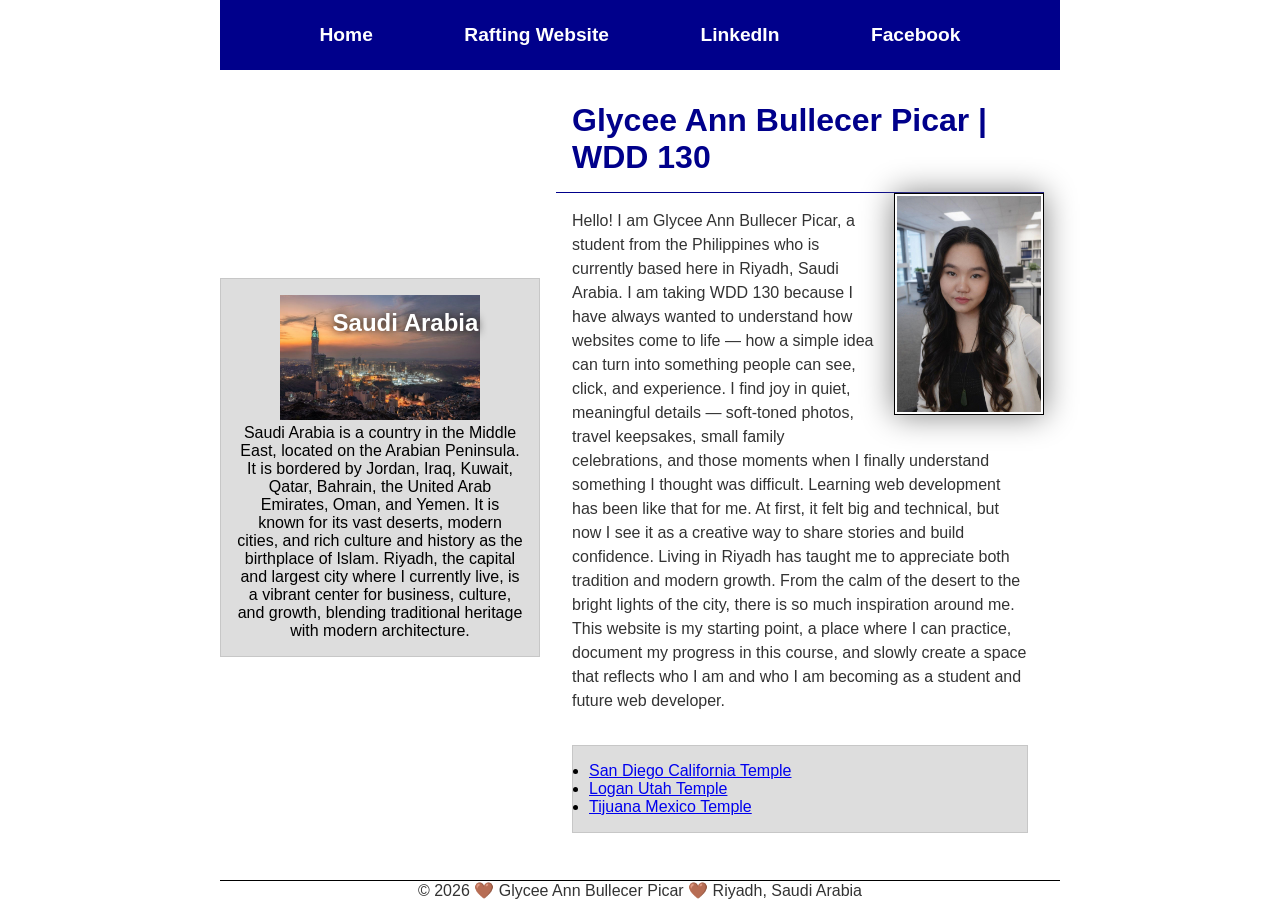
<file: index.html>
<!DOCTYPE html>
<html lang="en">

<head>
    <meta charset="UTF-8">
    <meta name="viewport" content="width=device-width, initial-scale=1.0">
    <title>Glycee Ann Bullecer Picar | WDD 130</title>
    <meta name="description"
      content="Glycee Ann Bullecer Picar | WDD 130 | BYU-Idaho student in Riyadh learning web development.">
    <meta name="author" content="Glycee Ann Bullecer Picar">
    <link rel="stylesheet" href="styles/styles.css">
</head>

<body>
    <header>
        <nav>
            <a href="#">Home</a>
            <a href="wwr/">Rafting Website</a>
            <a href="https://linkedin.com">LinkedIn</a>
            <a href="https://facebook.com">Facebook</a>
        </nav>
    </header>
    <div class="grid">
        <main>
            <h1>Glycee Ann Bullecer Picar | WDD 130</h1>
            <img src="images/profile.jpg" alt="Portrait of Glycee Ann Bullecer Picar" width="200">
            <p>Hello! I am Glycee Ann Bullecer Picar, a student from the Philippines who is
                currently
                based here
                in Riyadh, Saudi Arabia. I am taking WDD 130 because I have always wanted to
                understand
                how
                websites come to life — how a simple idea can turn into something people can see,
                click,
                and
                experience.

                I find joy in quiet, meaningful details — soft-toned photos, travel keepsakes, small
                family
                celebrations, and those moments when I finally understand something I thought was
                difficult.
                Learning web development has been like that for me. At first, it felt big and
                technical,
                but now
                I see it as a creative way to share stories and build confidence.

                Living in Riyadh has taught me to appreciate both tradition and modern growth. From
                the
                calm of
                the desert to the bright lights of the city, there is so much inspiration around me.
                This
                website is my starting point, a place where I can practice, document my progress in
                this
                course,
                and slowly create a space that reflects who I am and who I am becoming as a student
                and
                future
                web developer.</p>

            <ul class="box">
                <li><a href="https://www.churchofjesuschrist.org/temples/details/san-diego-california-temple"
                      target="_blank" rel="noopener">San Diego California Temple</a></li>
                <li><a href="https://www.churchofjesuschrist.org/temples/details/logan-utah-temple"
                      target="_blank" rel="noopener">Logan Utah Temple</a></li>
                <li><a href="https://www.churchofjesuschrist.org/temples/details/tijuana-mexico-temple"
                      target="_blank" rel="noopener">Tijuana Mexico Temple</a></li>
            </ul>
        </main>
        <aside class="box">
            <h2>Saudi Arabia</h2>
            <img src="images/saudi_arabia.jpg" alt="Saudi Arabia landscape">
            <p>Saudi Arabia is a country in the Middle East, located on the Arabian Peninsula. It is
                bordered by Jordan, Iraq, Kuwait, Qatar, Bahrain, the United Arab Emirates, Oman,
                and
                Yemen. It is known for its vast deserts, modern cities, and rich culture and history
                as
                the birthplace of Islam. Riyadh, the capital and largest city where I currently
                live, is
                a vibrant center for business, culture, and growth, blending traditional heritage
                with
                modern architecture.</p>
        </aside>
    </div>
    <footer>
        <p>© 2026 🤎 Glycee Ann Bullecer Picar 🤎 Riyadh, Saudi Arabia</p>
    </footer>
</body>

</html>
</file>
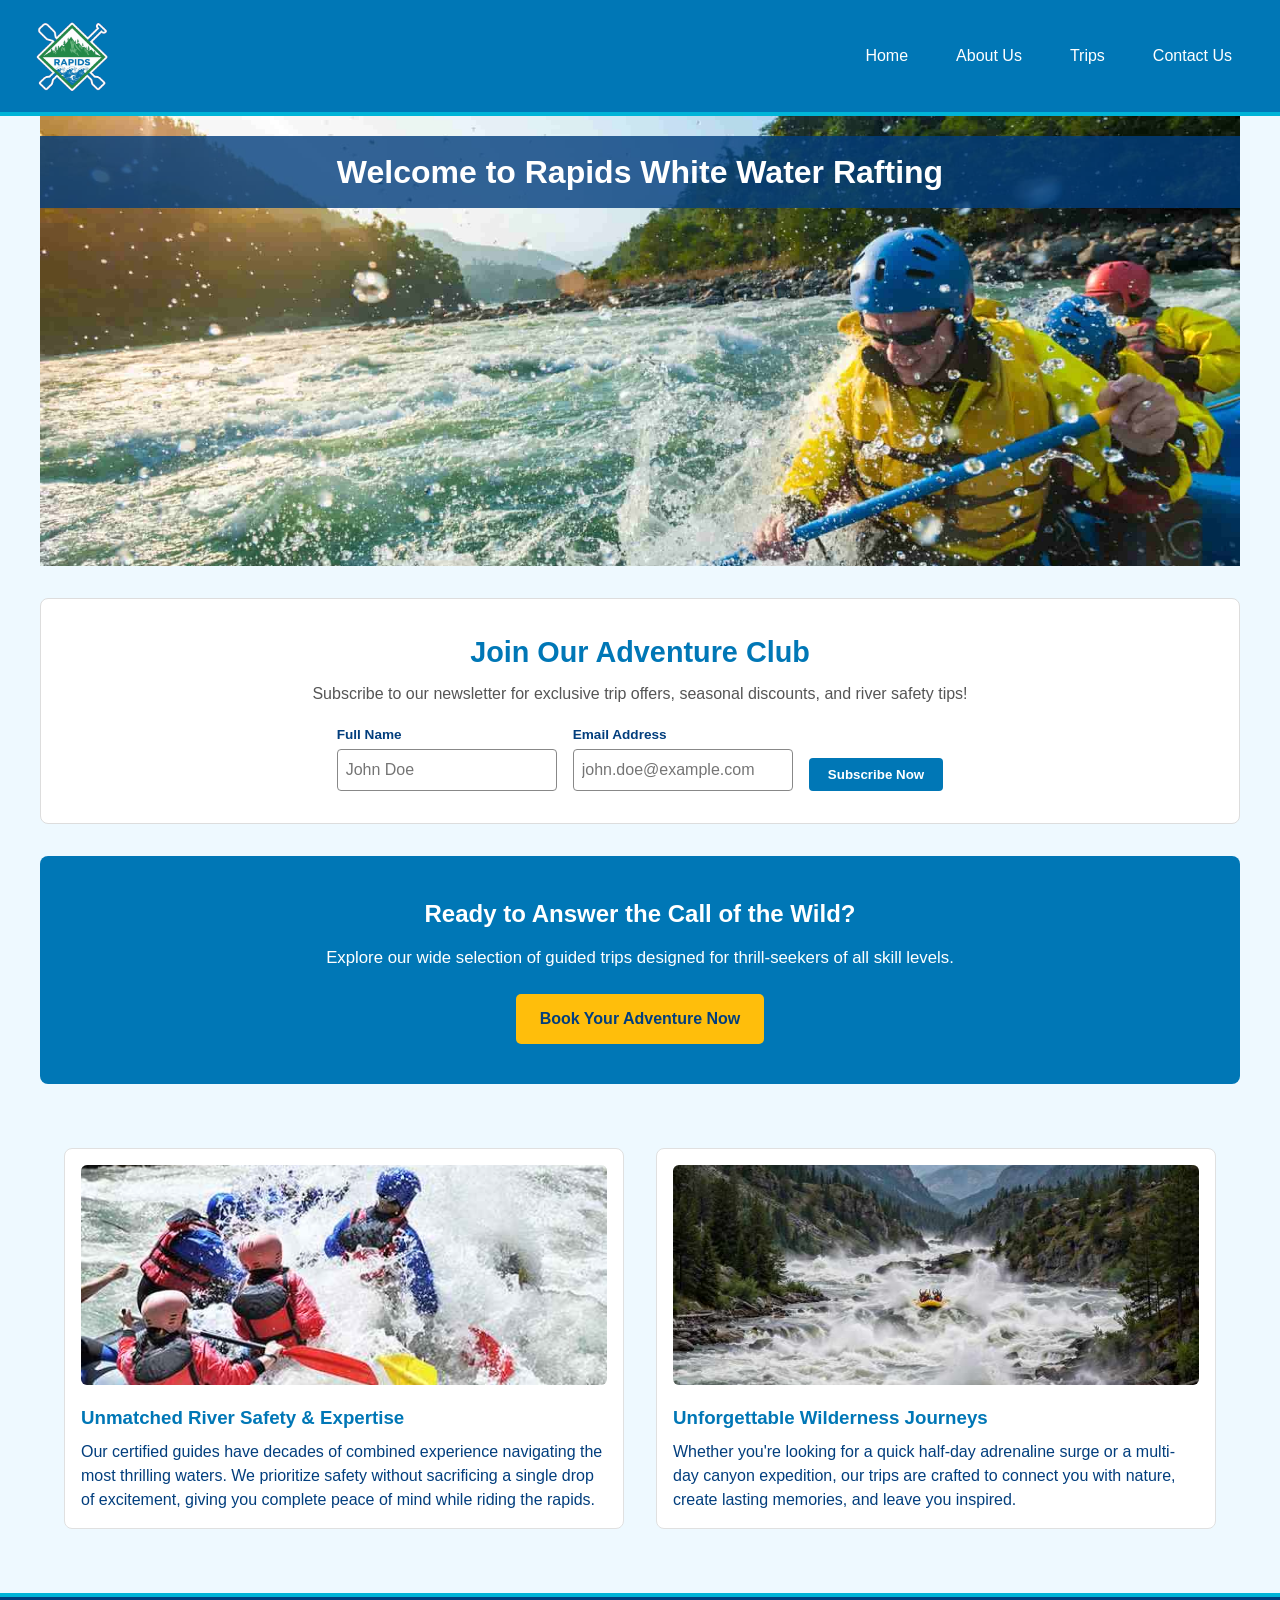
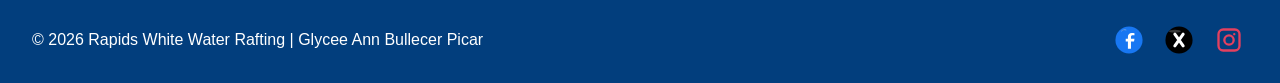
<file: wwr/index.html>
<!DOCTYPE html>
<html lang="en">

<head>
    <meta charset="UTF-8">
    <meta name="viewport" content="width=device-width, initial-scale=1.0">
    <title>Home - Rapids White Water Rafting</title>
    <meta name="description"
        content="Experience high-adrenaline white water rafting adventures with Rapids Rafting. Book your ultimate trip today!">
    <meta name="author" content="Glycee Ann Bullecer Picar">
    <link rel="stylesheet" href="styles/rafting.css">
</head>

<body>

    <!-- header -->
    <header>
        <img src="images/logo.png" alt="Rapids Rafting Logo">
        <nav>
            <a href="index.html">Home</a>
            <a href="about.html">About Us</a>
            <a href="trips.html">Trips</a>
            <a href="contact.html">Contact Us</a>
        </nav>
    </header>

    <!-- main content -->
    <main>

        <!-- 1. Hero Section -->
        <div class="hero">
            <img src="images/hero.jpg" alt="White water raft conquering wild rapids">
            <h1>Welcome to Rapids White Water Rafting</h1>
        </div>

        <!-- 2. Newsletter Form Section -->
        <section class="newsletter-section">
            <h2>Join Our Adventure Club</h2>
            <p>Subscribe to our newsletter for exclusive trip offers, seasonal discounts, and river safety tips!</p>
            <form class="newsletter-form">
                <div class="newsletter-field">
                    <label for="news-name">Full Name</label>
                    <input type="text" id="news-name" name="name" placeholder="John Doe" required>
                </div>
                <div class="newsletter-field">
                    <label for="news-email">Email Address</label>
                    <input type="email" id="news-email" name="email" placeholder="john.doe@example.com" required>
                </div>
                <button type="submit">Subscribe Now</button>
            </form>
        </section>

        <!-- 3. Call to Action (CTA) Section -->
        <section class="cta-box">
            <h2>Ready to Answer the Call of the Wild?</h2>
            <p>Explore our wide selection of guided trips designed for thrill-seekers of all skill levels.</p>
            <a href="trips.html" class="cta-btn">Book Your Adventure Now</a>
        </section>

        <!-- 4. Home Grid Section (2 images + 2 paragraphs) -->
        <section class="home-grid">
            <div class="grid-card">
                <img src="images/adventure1.jpg" alt="Guided river rafting group navigating rapids">
                <h3>Unmatched River Safety & Expertise</h3>
                <p>Our certified guides have decades of combined experience navigating the most thrilling waters. We prioritize safety without sacrificing a single drop of excitement, giving you complete peace of mind while riding the rapids.</p>
            </div>
            <div class="grid-card">
                <img src="images/adventure2.jpg" alt="Rafters celebrating after finishing a rapid">
                <h3>Unforgettable Wilderness Journeys</h3>
                <p>Whether you're looking for a quick half-day adrenaline surge or a multi-day canyon expedition, our trips are crafted to connect you with nature, create lasting memories, and leave you inspired.</p>
            </div>
        </section>

    </main>

    <!-- footer -->
    <footer>
        <p>&copy; 2026 Rapids White Water Rafting | Glycee Ann Bullecer Picar</p>
        <nav class="socialmedia">
            <a href="https://facebook.com"><img src="images/facebook.svg" alt="Facebook logo"></a>
            <a href="https://twitter.com"><img src="images/twitter.svg" alt="Twitter logo"></a>
            <a href="https://instagram.com"><img src="images/instagram.svg" alt="Instagram logo"></a>
        </nav>
    </footer>

</body>

</html>
</file>
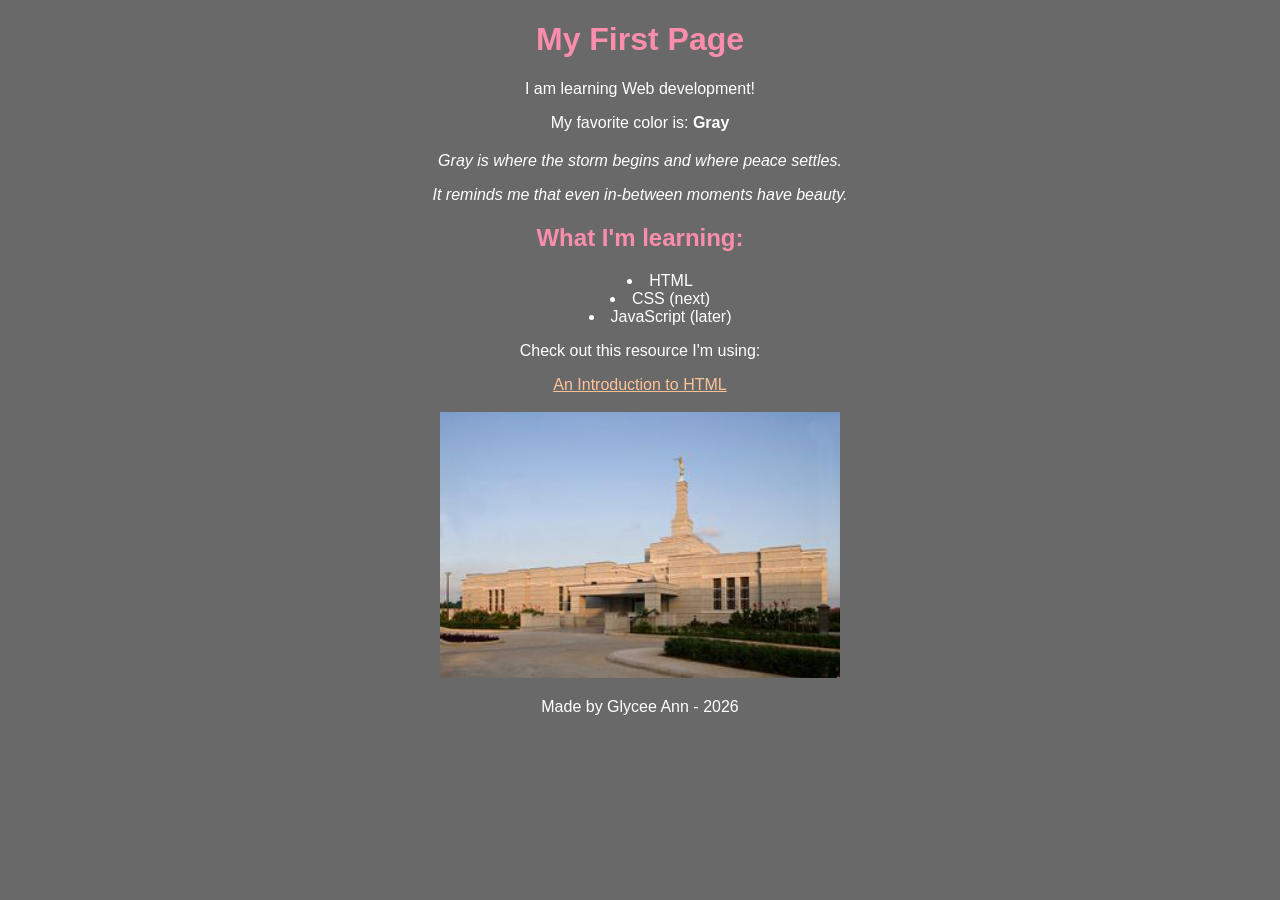
<file: week01/first-page.html>
<!DOCTYPE html>
<html lang="en">

<head>
    <meta charset="UTF-8">
    <meta name="viewport" content="width=device-width, initial-scale=1.0">
    <title>My First Page</title>
    <style>
        body {
            font-family: Arial, sans-serif;
            background-color: #696969;
            color: white;
            text-align: center;
        }

        h1,
        h2 {
            color: #fc8eac;
        }

        a {
            color: #FFC299;
        }

        ul {
            list-style-position: inside;
        }

        .quote {
            font-style: italic;
            margin: 20px auto;
            max-width: 500px;
        }
    </style>
</head>

<body>
    <header>
        <h1>My First Page</h1>
        <p>I am learning Web development!</p>
    </header>

    <main>
        <p>My favorite color is: <strong>Gray</strong></p>

        <div class="quote">
            <p>Gray is where the storm begins and where peace settles.</p>
            <p>It reminds me that even in-between moments have beauty.</p>
        </div>

        <h2>What I'm learning:</h2>
        <ul>
            <li>HTML</li>
            <li>CSS (next)</li>
            <li>JavaScript (later)</li>
        </ul>

        <p>Check out this resource I'm using:</p>
        <a href="https://byui-cse.github.io/wdd130-ww-course/week01/prepare-html-introduction.html"
          target="_blank">An Introduction to HTML</a>

        <br><br>
        <img src="images/aba-nigeria-temple.jpeg" alt="Aba Nigeria temple" width="400">
    </main>

    <footer>
        <p>Made by Glycee Ann - 2026</p>
    </footer>
</body>

</html>
</file>
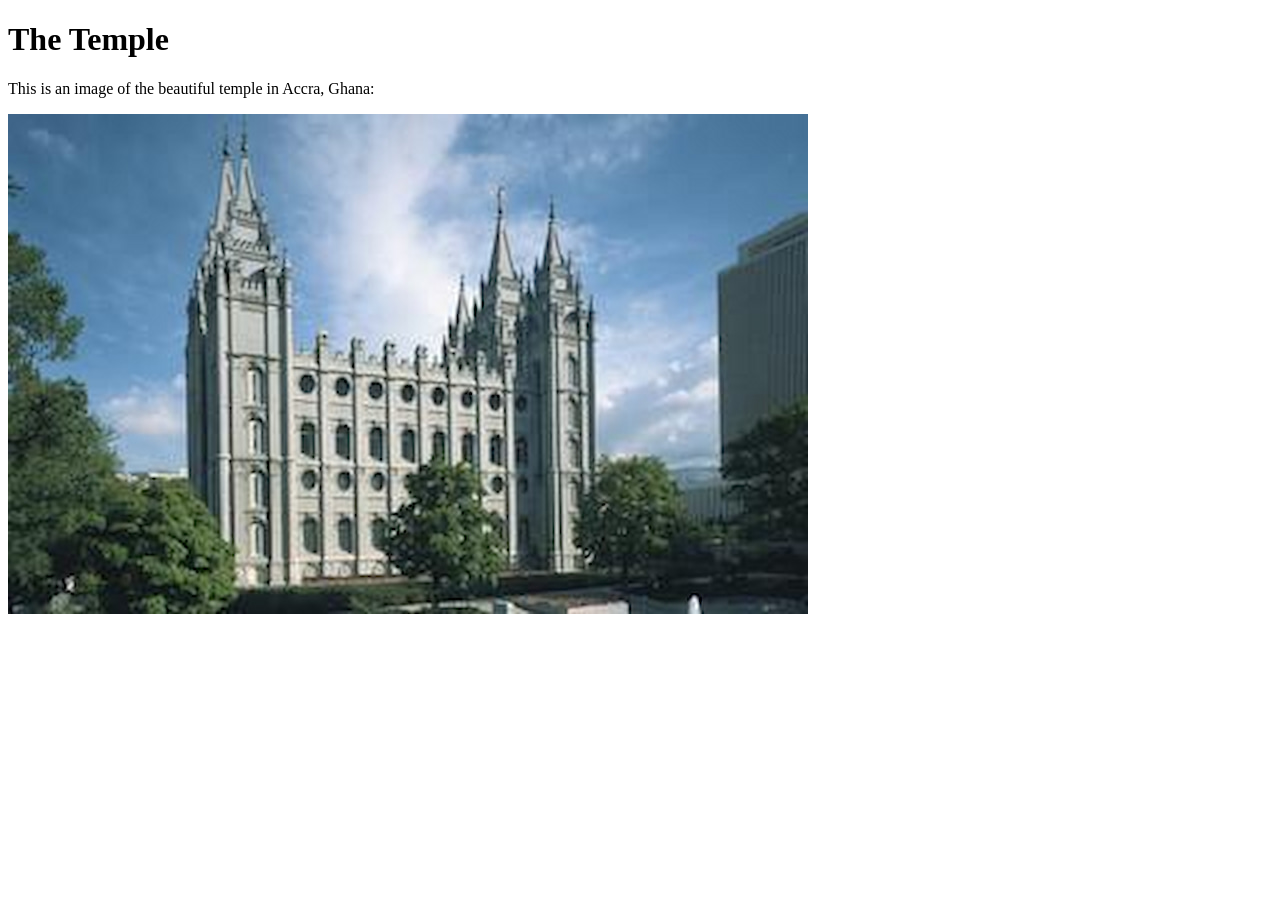
<file: week01/images-solution.html>
<!DOCTYPE html>
<html lang="en">
<head>
    <meta charset="UTF-8">
    <meta name="viewport" content="width=device-width, initial-scale=1.0">
    <title>Temple Image</title>
</head>
<body>
    <h1>The Temple</h1>
    <p>This is an image of the beautiful temple in Accra, Ghana:</p>
    <img src="images/temple-small.jpg" alt="The Accra Ghana Temple">
    
</body>
</html>
</file>
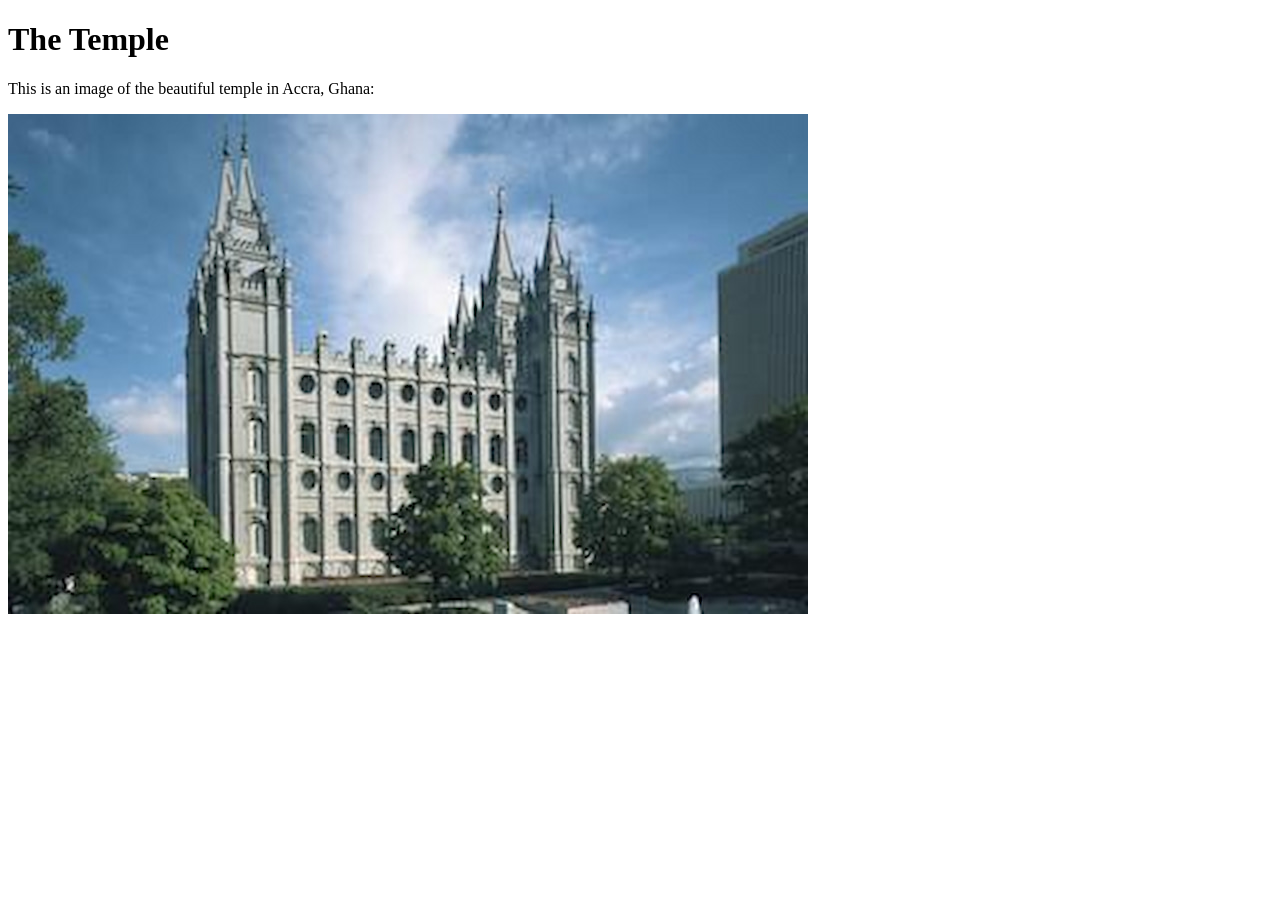
<file: week01/images.html>
<!DOCTYPE html>
<html lang="en">

<head>
    <meta charset="UTF-8">
    <meta name="viewport" content="width=device-width, initial-scale=1.0">
    <title>Temple Image</title>
</head>

<body>
    <h1>The Temple</h1>
    <p>This is an image of the beautiful temple in Accra, Ghana:</p>
    <img src="images/temple-small.jpg" alt="The Accra Ghana Temple">

</body>

</html>
</file>
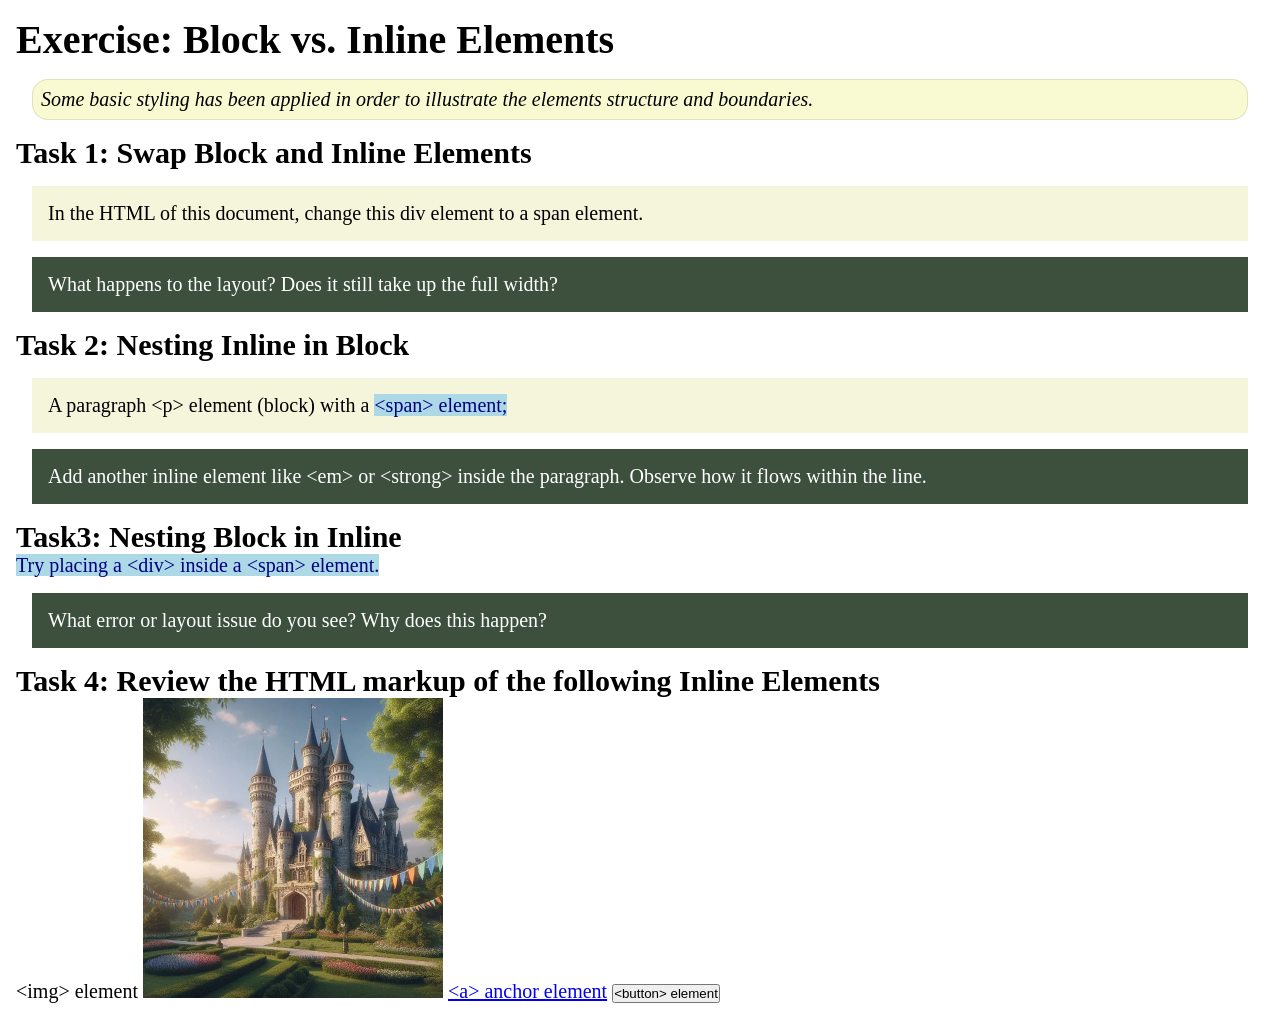
<file: week02/block-vs-inline.html>
<!DOCTYPE html>
<html lang="en">

<head>
    <meta charset="UTF-8">
    <meta name="viewport" content="width=device-width, initial-scale=1.0">
    <title>Exercise: Block vs. Inline Elements</title>
    <link rel="stylesheet" href="styles/block-vs-inline.css">
</head>

<body>
    <main>
        <h1>Exercise: Block vs. Inline Elements</h1>
        <p class="note">Some basic styling has been applied in order to illustrate the elements structure and
            boundaries.</p>

        <h2>Task 1: Swap Block and Inline Elements</h2>
        <div>In the HTML of this document, change this div element to a span element.</div>

        <p class="question">What happens to the layout? Does it still take up the full width?</p>

        <h2>Task 2: Nesting Inline in Block</h2>
        <p>A paragraph &lt;p&gt; element (block) with a <span>&lt;span&gt; element;</span></p>
        <p class="question">Add another inline element like &lt;em&gt; or &lt;strong&gt; inside the paragraph. Observe
            how it flows within the line.</p>

        <h2>Task3: Nesting Block in Inline</h2>
        <span>Try placing a &lt;div&gt; inside a &lt;span&gt; element.</span>
            <p class="question">What error or layout issue do you see? Why does this happen?</p>


            <h2>Task 4: Review the HTML markup of the following Inline Elements</h2>
        &lt;img&gt; element
        <img src="images/castle.webp" alt="placeholder image (images are inline)" width="300" height="300">
        <a href="https://churchofjesuschrist.org">&lt;a&gt; anchor element</a>
        <button type="button">&lt;button&gt; element</button>
    </main>
</body>

</html>
</file>
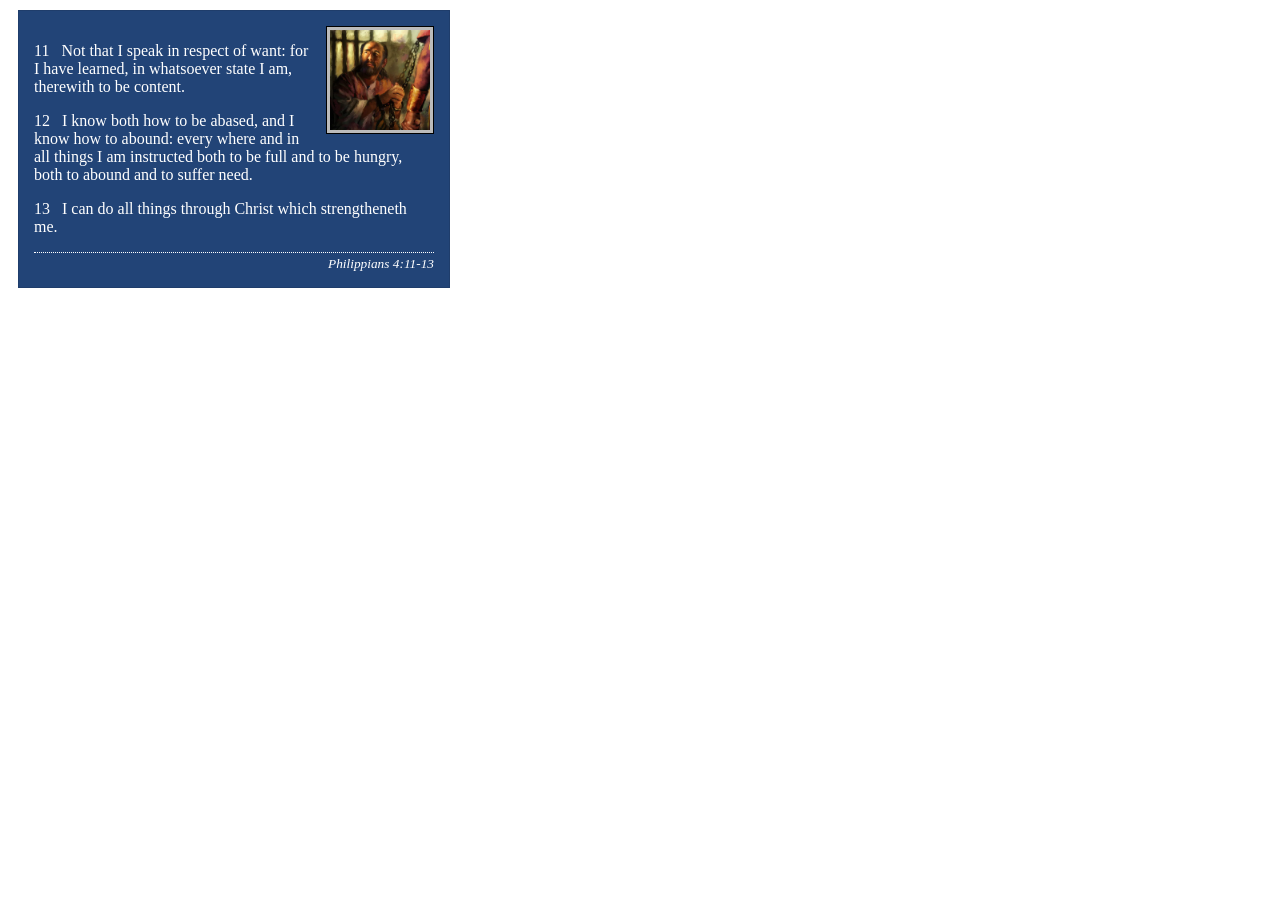
<file: week02/box-model-solution.html>
<!DOCTYPE html>
<html lang="en">
<head>
    <meta charset="UTF-8">
    <meta name="viewport" content="width=device-width, initial-scale=1.0">
    <title>Box Model Activity</title>
    <link rel="stylesheet" href="styles/box-model-solution.css">
</head>
<body>
    <main>
        <div class="callout">
            <img src="images/apostle-paul-imprisoned.webp" alt="Paul the Apostle - Imprisoned in Rome" width="200" height="200">
            <blockquote>
                <p>11 &nbsp; Not that I speak in respect of want: for I have learned, in whatsoever state I am, therewith to be content.</p>
                <p>12 &nbsp; I know both how to be abased, and I know how to abound: every where and in all things I am instructed both to be full and to be hungry, both to abound and to suffer need.</p>
                <p>13 &nbsp; I can do all things through Christ which strengtheneth me.</p>
            </blockquote>
            <cite>Philippians 4:11-13</cite>
        </div>
    </main>
</body>
</html>
</file>
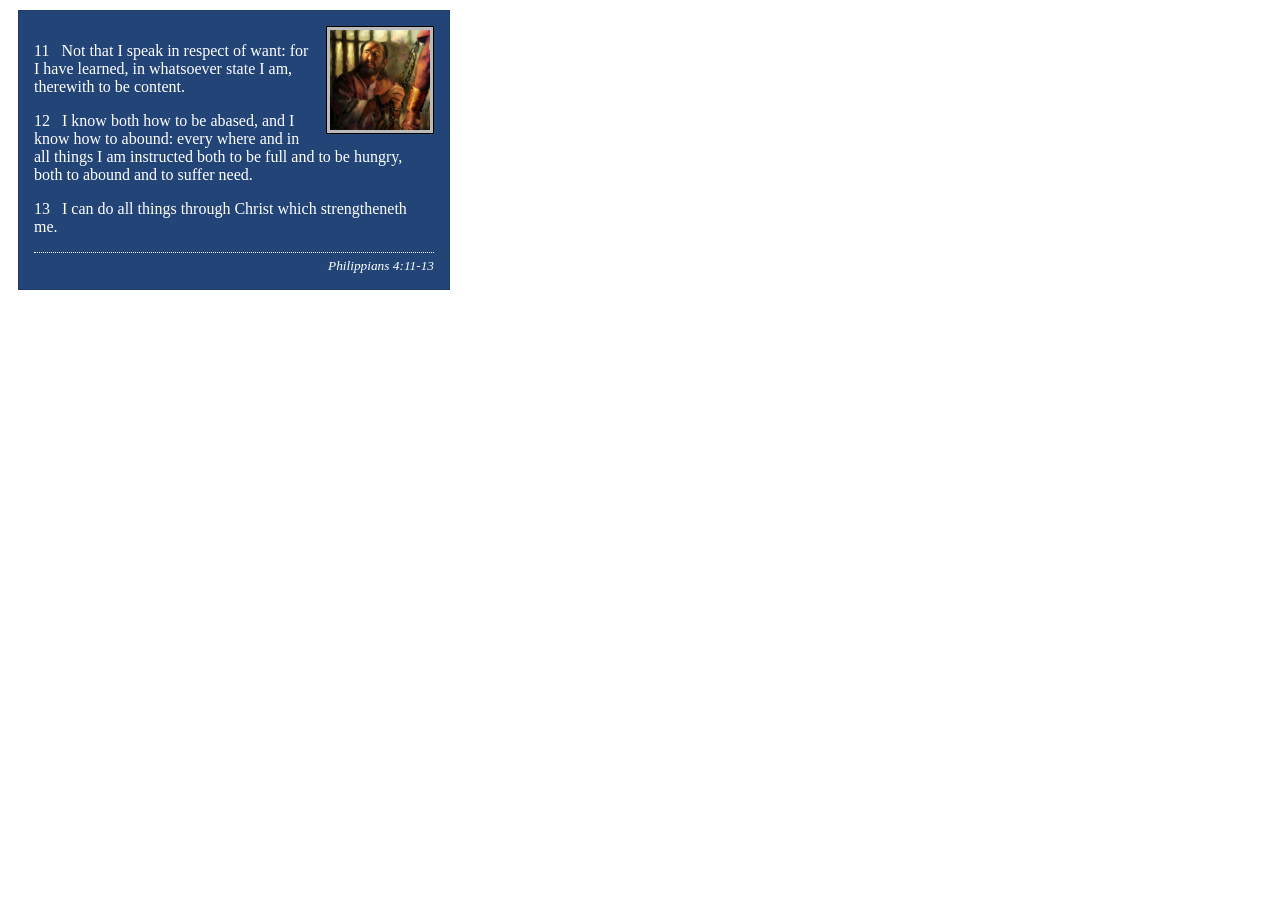
<file: week02/box-model.html>
<!DOCTYPE html>
<html lang="en">

<head>
    <meta charset="UTF-8">
    <meta name="viewport" content="width=device-width, initial-scale=1.0">
    <title>Box Model Activity</title>
    <link rel="stylesheet" href="styles/box-model.css">
</head>

<body>
    <main>
        <div class="callout">
            <img src="images/apostle-paul-imprisoned.webp"
              alt="Paul the Apostle - Imprisoned in Rome" width="200" height="200">
            <blockquote>
                <p>11 &nbsp; Not that I speak in respect of want: for I have learned, in whatsoever
                    state I am, therewith to be content.</p>
                <p>12 &nbsp; I know both how to be abased, and I know how to abound: every where and
                    in all things I am instructed both to be full and to be hungry, both to abound
                    and to suffer need.</p>
                <p>13 &nbsp; I can do all things through Christ which strengtheneth me.</p>
            </blockquote>
            <cite>Philippians 4:11-13</cite>
        </div>
    </main>
</body>

</html>
</file>
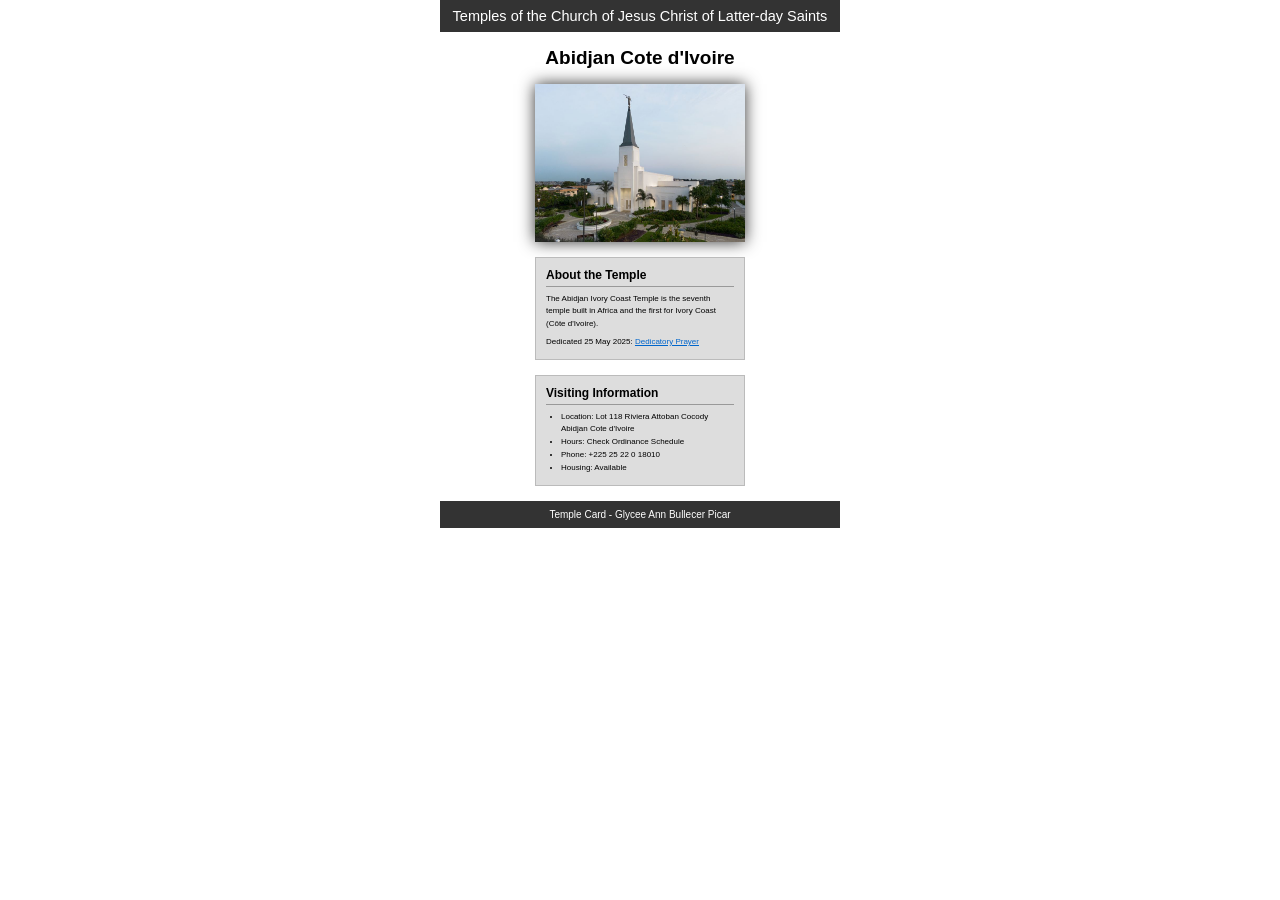
<file: week02/temple.html>
<!DOCTYPE html>
<html lang="en">

<head>
    <meta charset="UTF-8">
    <meta name="viewport" content="width=device-width, initial-scale=1.0">
    <title>Temple Card - Abidjan Cote d'Ivoire</title>
    <link rel="stylesheet" href="styles/temple.css">
</head>

<body>
    <header>
        <p>Temples of the Church of Jesus Christ of Latter-day Saints</p>
    </header>
    <main>
        <h1>Abidjan Cote d'Ivoire</h1>
        <picture>
            <img src="images/abidjan-ivory-coast.jpeg" alt="Abidjan Cote d'Ivoire Temple">
        </picture>
        <section>
            <h2>About the Temple</h2>
            <p>The Abidjan Ivory Coast Temple is the seventh temple built in Africa and the first
                for Ivory Coast (Côte
                d'Ivoire).</p>
            <p>Dedicated 25 May 2025: <a
                  href="https://www.churchofjesuschrist.org/temples/dedicatory-prayer/abidjan-ivory-coast-temple/2025-05-25?lang=eng"
                  target="_blank" rel="noopener noreferrer">Dedicatory Prayer</a></p>
        </section>
        <section>
            <h2>Visiting Information</h2>
            <ul>
                <li>Location: Lot 118 Riviera Attoban Cocody Abidjan Cote d'Ivoire</li>
                <li>Hours: Check Ordinance Schedule</li>
                <li>Phone: +225 25 22 0 18010</li>
                <li>Housing: Available</li>
            </ul>
        </section>
    </main>
    <footer>
        <p>Temple Card - Glycee Ann Bullecer Picar</p>
    </footer>
</body>

</html>
</file>
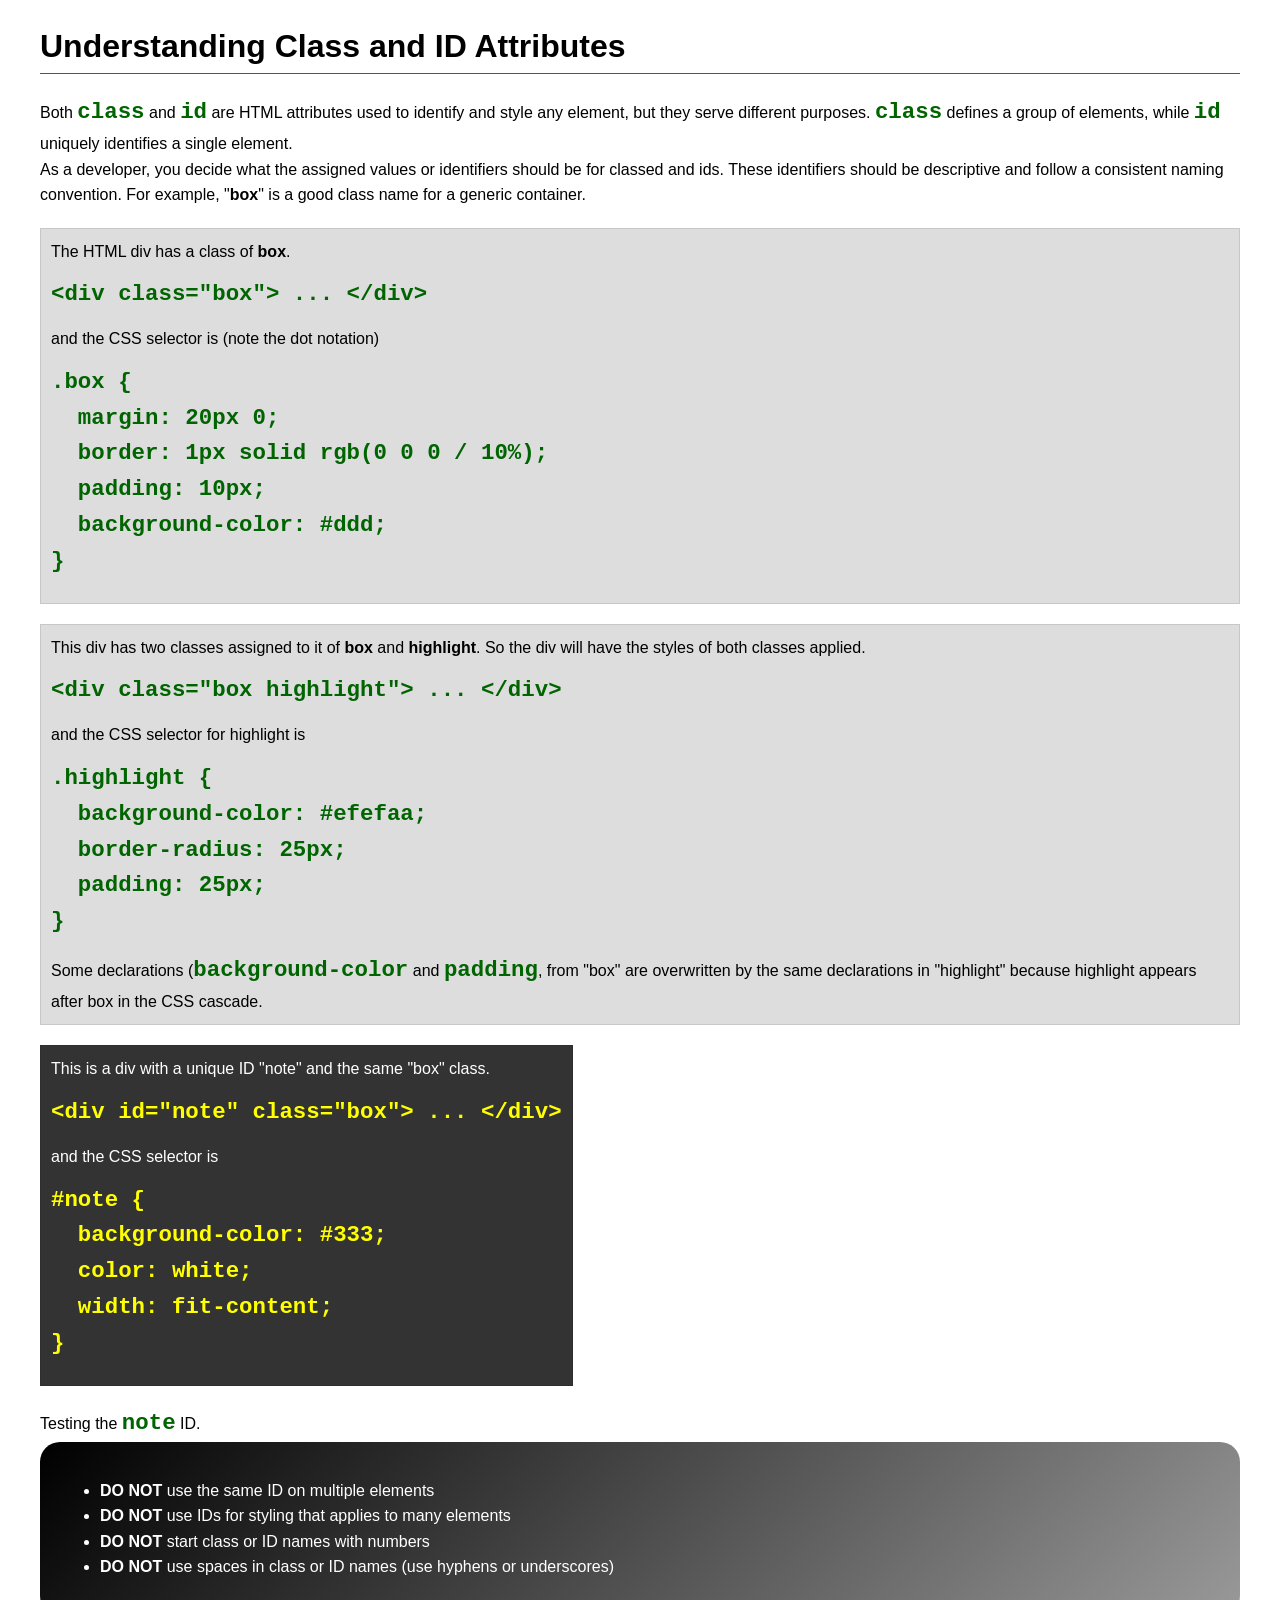
<file: week03/class-and-id.html>
<!DOCTYPE html>
<html lang="en">

<head>
    <meta charset="UTF-8">
    <meta name="viewport" content="width=device-width, initial-scale=1.0">
    <title>Class vs ID Attributes</title>
    <link rel="stylesheet" href="styles/class-and-id.css">
</head>

<body>
    <h1>Understanding Class and ID Attributes</h1>
    <p>Both <code>class</code> and <code>id</code> are HTML attributes used to identify and style
        any element, but they
        serve different purposes. <code>class</code> defines a group of elements, while
        <code>id</code> uniquely
        identifies a single element.
    </p>
    <p>As a developer, you decide what the assigned values or identifiers should be for classed and
        ids. These
        identifiers should be
        descriptive and follow a consistent naming convention. For example, "<strong>box</strong>"
        is a good class name
        for a generic container.</p>
    <div class="box">
        <p>The HTML div has a class of <strong>box</strong>.</p>
        <pre><code class="html">&lt;div class="box"&gt; ... &lt;/div&gt;</code></pre>
        and the CSS selector is (note the dot notation)
        <pre><code class="css">.box {
  margin: 20px 0;
  border: 1px solid rgb(0 0 0 / 10%);
  padding: 10px;
  background-color: #ddd; 
}</code></pre>
    </div>

    <div class="box">
        <p>This div has two classes assigned to it of <strong>box</strong> and
            <strong>highlight</strong>. So the div
            will have the styles of both classes applied.
        </p>
        <pre><code class="html">&lt;div class="box highlight"&gt; ... &lt;/div&gt;</code></pre>
        and the CSS selector for highlight is
        <pre><code class="css">.highlight {
  background-color: #efefaa;
  border-radius: 25px;
  padding: 25px;
}</code></pre>
        <p>Some declarations (<code>background-color</code> and <code>padding</code>, from "box" are
            overwritten by the
            same declarations in "highlight" because highlight appears after box in the CSS cascade.
        </p>
    </div>

    <div id="note" class="box">
        <p>This is a div with a unique ID "note" and the same "box" class.</p>
        <pre><code class="html">&lt;div id="note" class="box"&gt; ... &lt;/div&gt;</code></pre>
        and the CSS selector is
        <pre><code class="css">#note {
  background-color: #333;
  color: white;
  width: fit-content;
}</code></pre>
    </div>

    <div id="note2">
        <p>Testing the <code>note</code> ID.</p>
    </div>

    <section id="best-practice">
        <ul>
            <li><strong>DO NOT</strong> use the same ID on multiple elements</li>
            <li><strong>DO NOT</strong> use IDs for styling that applies to many elements</li>
            <li><strong>DO NOT</strong> start class or ID names with numbers</li>
            <li><strong>DO NOT</strong> use spaces in class or ID names (use hyphens or underscores)
            </li>
        </ul>
    </section>

</body>

</html>
</file>
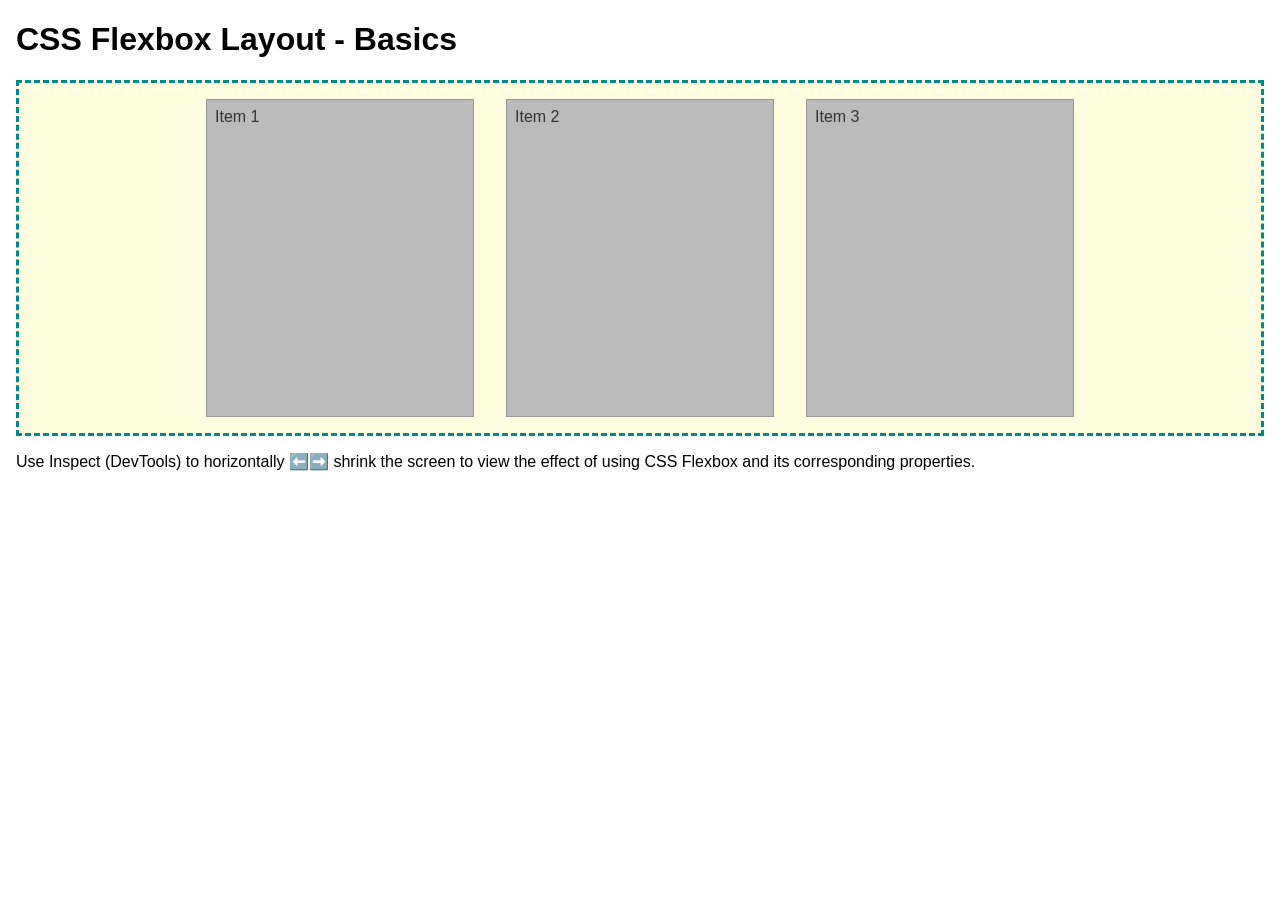
<file: week04/flexbox-layout.html>
<!DOCTYPE html>
<html lang="en">
<head>
    <meta charset="UTF-8">
    <meta name="viewport" content="width=device-width, initial-scale=1.0">
    <title>CSS Flexbox Layout - Basics</title>
    <link rel="stylesheet" href="styles/flexbox.css">
</head>
<body>
    <main>
        <h1>CSS Flexbox Layout - Basics</h1>
        <div class="flex-container">
            <div class="flex-item item1">Item 1</div>
            <div class="flex-item item2">Item 2</div>
            <div class="flex-item item3">Item 3</div>
        </div>
        <p>Use Inspect (DevTools) to horizontally ⬅️➡️ shrink the screen to view the effect of using CSS Flexbox and its corresponding properties.</p>
    </main>
</body>
</html>
</file>
<file: styles/styles.css>
* {
    margin: 0;
    padding: 0;
    box-sizing: border-box;
}

:root {
    --primary-color: darkblue;
    --secondary-color: white;
    --accent-color: #eee;
    --text-color: #333;
    --border-color: #000;
    --shadow-color: gray;
    --heading-font: 'Montserrat', Helvetica, sans-serif;
    --body-font: 'Roboto', Helvetica, sans-serif;
    --padding-small: 2px;
    --padding-medium: 10px;
    --padding-large: 1rem;
    --padding-nav-link: 20px;
    --margin-top-footer: 15px;
    --border: 1px solid var(--border-color);
    --box-shadow: 0 0 30px var(--shadow-color);
}

body {
    font-family: var(--body-font);
    color: var(--text-color);
}

header,
.grid,
footer {
    max-width: 840px;
    margin: 0 auto;
}

nav {
    background-color: var(--primary-color);
    padding: 1rem;
    display: flex;
    justify-content: space-evenly;
    align-items: center;
}

nav a {
    color: var(--secondary-color);
    display: block;
    padding: 0.5rem;
    text-decoration: none;
    font-size: 1.2rem;
    font-weight: 700;
}

h1 {
    color: var(--primary-color);
    font-family: var(--heading-font);
    padding: var(--padding-large);
    border-bottom: 1px solid var(--primary-color);
}

/* NEW: Grid container for main + aside */
.grid {
    display: grid;
    align-items: center;
}

main {
    grid-column: 2/3;
    margin: 1rem;
}

p {
    padding: 0;
    font-family: var(--body-font);
}

main img {
    width: 150px;
    height: auto;
    border: var(--border);
    padding: var(--padding-small);
    box-shadow: var(--box-shadow);
    float: right;
    margin: 0 0 1rem 1rem;
}

main p {
    padding: var(--padding-large);
    line-height: 1.5;
}

aside {
    width: 20rem;
    text-align: center;
    position: relative;
    grid-column: 1/2;
    grid-row: 1/2;
}

aside h2 {
    position: absolute;
    top: 30px;
    left: 58%;
    transform: translateX(-50%);
    color: white;
    text-shadow: 0 0 10px black;
    white-space: nowrap;
}

aside img {
    width: 200px;
    height: auto;
}

footer {
    margin-top: var(--margin-top-footer);
    border-top: var(--border);
    text-align: center;
}

/* Class Selectors */
.box {
    margin: 1rem;
    border: 1px solid rgb(0 0 0 / 10%);
    padding: 1rem;
    background-color: #ddd;
    color: #000;
}

aside.box {
    margin-left: auto;
    margin-right: auto;
}
</file>
<file: wwr/styles/rafting.css>
/* ===================================================
   ROOT & BASE VARIABLES - BRIGHTER PALETTE
   =================================================== */
:root {
    --primary-color: #0077b6;      /* bright ocean blue */
    --secondary-color: #00b4d8;     /* bright cyan / river */
    --accent1-color: #023e7d;      /* bright navy - still dark for footer */
    --accent2-color: #ffbe0b;       /* bright sun yellow */
    --white-color: #ffffff;
    --light-bg-color: #eef9ff;      /* light sky blue */
    --heading-font: "Bebas Neue", sans-serif;
    --body-font: "Roboto", Arial, Helvetica, sans-serif;
}

* {
    margin: 0;
    padding: 0;
    box-sizing: border-box;
}

body {
    font-family: var(--body-font);
    background: var(--light-bg-color);
    color: var(--accent1-color);
    line-height: 1.5;
}

/* ===================================================
   HEADER & NAVIGATION
   =================================================== */
header {
    background: var(--primary-color);
    display: grid;
    grid-template-columns: 200px 1fr;
    align-items: center;
    padding: 1rem 2rem;
    border-bottom: 4px solid var(--secondary-color);
}

header img {
    width: 80px;
    height: auto;
}

header nav {
    display: flex;
    justify-content: flex-end;
    gap: 1rem;
}

header nav a {
    color: var(--white-color);
    text-decoration: none;
    padding: 0.5rem 1rem;
    border-radius: 4px;
}

header nav a:hover {
    background: var(--accent2-color);
    color: var(--accent1-color);
}

h1,
h2 {
    font-family: var(--heading-font);
    color: var(--primary-color);
}

section {
    max-width: 1200px;
    margin: 0 auto;
    padding: 2rem 1.5rem;
}

/* ===================================================
   HERO SECTION
   =================================================== */
.hero {
    position: relative;
    max-width: 1200px;
    margin: 0 auto;
}

.hero img {
    width: 100%;
    max-height: 450px;
    object-fit: cover;
    display: block;
}

.hero h1 {
    position: absolute;
    top: 20px;
    left: 0;
    width: 100%;
    text-align: center;
    background: rgba(2, 62, 125, 0.80);
    color: var(--white-color);
    padding: 0.75rem;
}

.hero article {
    position: absolute;
    bottom: 20px;
    left: 20px;
    right: 20px;
    background: rgba(0, 119, 182, 0.88);
    color: var(--white-color);
    padding: 1rem;
    border-left: 6px solid var(--secondary-color);
}

.hero article img {
    float: right;
    width: 130px;
    margin-left: 1rem;
}

/* ===================================================
   ABOUT US - HISTORY
   =================================================== */
.history {
    display: grid;
    grid-template-columns: 1fr auto 1fr;
    gap: 2rem;
    align-items: center;
    background: var(--white-color);
    border-radius: 8px;
    margin: 1.5rem auto;
}

.history h2 {
    grid-column: 1/-1;
    text-align: center;
}

.history img {
    width: 260px;
    height: 180px;
    object-fit: cover;
}

/* ===================================================
   ABOUT US - ADVENTURES GALLERY
   =================================================== */
.adventures {
    text-align: center;
}

.adventures h2 {
    text-align: center;
    width: 100%;
    margin-bottom: 1.2rem;
}

.adventure-gallery {
    display: flex;
    flex-wrap: wrap;
    gap: 1rem;
    justify-content: center;
}

.adventure-gallery figure {
    flex: 1;
    min-width: 150px;
    max-width: 200px;
    background: var(--white-color);
    padding: 0.5rem;
    border-radius: 6px;
    text-align: center;
}

.adventure-gallery figure img {
    width: 100%;
    height: 120px;
    object-fit: cover;
    border-radius: 4px;
    display: block;
}

.adventure-gallery figcaption {
    font-size: 0.75rem;
    margin-top: 0.4rem;
    font-weight: 600;
    color: var(--primary-color);
}

/* ===================================================
   CONTACT - COMPANY ADDRESS INFO
   =================================================== */
.company-info {
    max-width: 1100px;
    margin: 0 auto;
    text-align: center;
    padding: 2rem 1rem 1.5rem;
}

.company-info h1 {
    font-size: 1.5rem;
    color: var(--accent1-color);
    margin-bottom: 0.3rem;
}

.company-info p {
    font-size: 0.95rem;
    line-height: 1.5;
}

/* ===================================================
   CONTACT - MAP AND FORM
   =================================================== */
.contact-wrapper {
    max-width: 1100px;
    margin: 0 auto;
    display: grid;
    grid-template-columns: 1fr 1fr;
    gap: 2rem;
    padding: 0 2rem 2rem;
    align-items: start;
}

.map-box {
    border: 1px solid #888;
    background: #e9e9e9;
    height: 360px;
    min-height: 360px;
    overflow: hidden;
}

.map-box iframe {
    width: 100%;
    height: 100%;
    border: none;
    display: block;
}

.contact-form {
    display: grid;
    gap: 0.8rem;
    font-size: 0.9rem;
}

.field {
    display: grid;
    grid-template-columns: 105px 1fr;
    gap: 0.5rem;
    align-items: start;
}

.field label {
    font-size: 0.85rem;
    padding-top: 0.2rem;
}

.field input[type="text"],
.field input[type="email"],
.field textarea {
    width: 100%;
    padding: 0.4rem;
    border: 1px solid #888;
    font: inherit;
}

.field fieldset {
    border: 1px solid #888;
    padding: 0.5rem 0.8rem;
    display: grid;
    gap: 0.3rem;
}

.field fieldset label {
    display: flex;
    gap: 0.4rem;
    align-items: center;
}

.field textarea {
    height: 70px;
    resize: vertical;
}

.check {
    font-size: 0.8rem;
    display: flex;
    gap: 0.4rem;
    align-items: center;
}

.contact-form button {
    padding: 0.6rem;
    background: var(--primary-color);
    color: var(--white-color);
    border: none;
    border-radius: 4px;
    cursor: pointer;
    font-weight: bold;
}

.contact-form button:hover {
    background: var(--accent1-color);
}

/* ===================================================
   CONTACT - EMPLOYEES GRID
   =================================================== */
.employees {
    max-width: 1100px;
    margin: 0 auto 2rem;
    border: 1px solid #ccc;
    text-align: center;
    padding: 1.5rem 1rem;
    background: var(--white-color);
    border-radius: 8px;
}

.employees h2 {
    font-size: 1.2rem;
    margin-bottom: 1.2rem;
    color: var(--primary-color);
}

.emp-grid {
    display: flex;
    justify-content: space-around;
    gap: 1rem;
    flex-wrap: wrap;
}

.emp-grid figure {
    flex: 1;
    max-width: 180px;
    text-align: center;
}

.emp-grid img {
    width: 150px;
    height: 125px;
    object-fit: cover;
    background: #ddd;
    border-radius: 8px;
    border: 1px solid #ccc;
}

.emp-grid figcaption {
    font-size: 0.80rem;
    margin-top: 0.5rem;
    font-weight: 700;
    color: var(--primary-color);
    line-height: 1.2;
}

.emp-grid figcaption span {
    display: block;
    font-size: 0.70rem;
    font-weight: 400;
    color: #555;
    margin-top: 2px;
}

/* ===================================================
   FOOTER & SOCIAL MEDIA
   =================================================== */
footer {
    background: var(--accent1-color);
    color: var(--white-color);
    padding: 1.5rem 2rem;
    display: flex;
    flex-direction: row;
    justify-content: space-between;
    align-items: center;
    text-align: left;
    margin-top: 2rem;
    border-top: 4px solid var(--secondary-color);
}

footer .socialmedia {
    display: flex;
    gap: 0.75rem;
    justify-content: flex-end;
}

footer .socialmedia a {
    display: flex;
    align-items: center;
    justify-content: center;
    width: 38px;
    height: 38px;
    border-radius: 50%;
    background: transparent;
    transition: all 0.3s ease;
}

footer .socialmedia img {
    width: 28px;
    height: 28px;
    display: block;
    transition: transform 0.3s ease;
}

footer .socialmedia a:hover {
    background: var(--accent2-color);
    transform: scale(1.1);
    box-shadow: 0 0 0 3px rgba(255, 190, 11, 0.4);
}

footer .socialmedia a:hover img {
    transform: scale(1.1);
}

/* ===================================================
   HOME & TRIPS STYLES
   =================================================== */
.newsletter-section {
    background: var(--white-color);
    border: 1px solid #ddd;
    border-radius: 8px;
    margin: 2rem auto;
    text-align: center;
}

.newsletter-section h2 {
    font-size: 1.8rem;
    margin-bottom: 0.5rem;
}

.newsletter-section p {
    margin-bottom: 1.2rem;
    color: #555;
}

.newsletter-form {
    display: flex;
    flex-wrap: wrap;
    justify-content: center;
    gap: 1rem;
    align-items: flex-end;
}

.newsletter-field {
    display: flex;
    flex-direction: column;
    text-align: left;
}

.newsletter-field label {
    font-size: 0.85rem;
    font-weight: bold;
    margin-bottom: 0.2rem;
    color: var(--accent1-color);
}

.newsletter-field input {
    padding: 0.5rem;
    border: 1px solid #888;
    border-radius: 4px;
    min-width: 220px;
    font: inherit;
}

.newsletter-form button {
    padding: 0.55rem 1.2rem;
    background: var(--primary-color);
    color: var(--white-color);
    border: none;
    border-radius: 4px;
    font-weight: bold;
    cursor: pointer;
    transition: background 0.3s ease;
}

.newsletter-form button:hover {
    background: var(--accent1-color);
}

.cta-box,
.trips-cta {
    background: var(--primary-color);
    color: var(--white-color);
    text-align: center;
    border-radius: 8px;
    margin: 2rem auto;
    padding: 2.5rem 1.5rem;
}

.cta-box h2,
.trips-cta h1 {
    color: var(--white-color);
    margin-bottom: 0.8rem;
}

.cta-box p,
.trips-cta p {
    font-size: 1.05rem;
    margin-bottom: 1.5rem;
}

.cta-btn {
    display: inline-block;
    background: var(--accent2-color);
    color: var(--accent1-color);
    font-weight: bold;
    padding: 0.8rem 1.5rem;
    border-radius: 5px;
    text-decoration: none;
    transition: all 0.3s ease;
}

.cta-btn:hover {
    background: var(--white-color);
    transform: translateY(-2px);
}

.home-grid {
    display: grid;
    grid-template-columns: 1fr 1fr;
    gap: 2rem;
    margin-bottom: 2rem;
}

.grid-card {
    background: var(--white-color);
    border-radius: 8px;
    padding: 1rem;
    border: 1px solid #e0e0e0;
}

.grid-card img {
    width: 100%;
    height: 220px;
    object-fit: cover;
    border-radius: 6px;
    margin-bottom: 0.8rem;
}

.grid-card h3 {
    color: var(--primary-color);
    margin-bottom: 0.5rem;
}

.trip-cards-container {
    text-align: center;
}

.trip-cards-container h2 {
    margin-bottom: 1.5rem;
}

.trip-cards-grid {
    display: grid;
    grid-template-columns: repeat(auto-fit, minmax(280px, 1fr));
    gap: 1.5rem;
}

.trip-card {
    background: var(--white-color);
    border: 1px solid #ddd;
    border-radius: 8px;
    padding: 1rem;
    text-align: left;
    box-shadow: 0 2px 5px rgba(0,0,0,0.05);
}

.trip-card img {
    width: 100%;
    height: 180px;
    object-fit: cover;
    border-radius: 6px;
    margin-bottom: 0.8rem;
}

.trip-card h3 {
    color: var(--primary-color);
    margin-bottom: 0.5rem;
}

.trip-card p {
    font-size: 0.9rem;
    color: #444;
}

.trips-table-section {
    margin-bottom: 3rem;
}

.trips-table-section h2 {
    text-align: center;
    margin-bottom: 1.2rem;
}

.trips-table {
    width: 100%;
    border-collapse: collapse;
    background: var(--white-color);
    box-shadow: 0 2px 5px rgba(0,0,0,0.05);
    border-radius: 8px;
    overflow: hidden;
}

.trips-table th,
.trips-table td {
    padding: 0.85rem 1rem;
    text-align: left;
    border-bottom: 1px solid #eee;
}

.trips-table thead {
    background: var(--primary-color);
}

.trips-table th {
    color: var(--white-color);
    font-weight: 600;
}

.trips-table tbody tr:hover {
    background: #eef9ff;
}

/* RESPONSIVE */
@media (max-width: 768px) {
    header { grid-template-columns: 1fr; text-align: center; }
    header nav { justify-content: center; flex-wrap: wrap; }
    .history { grid-template-columns: 1fr; }
    .contact-wrapper { grid-template-columns: 1fr; }
    .home-grid { grid-template-columns: 1fr; }
    .hero article { position: static; }
}
</file>
<file: week02/styles/block-vs-inline.css>
* {
    margin: 0;
    padding: 0;
}

body {
    font-size: 20px;
    margin: 1rem;
}

p,
div {
    background-color: beige;
    margin: 1rem;
    padding: 1rem;
}

span {
    color: navy;
    background-color: lightblue;
}

code {
    margin: 0;
    padding: 0;
    color: green;
    font-size: 1.2rem;
}

.note {
    font-style: italic;
    background-color: lightgoldenrodyellow;
    border-radius: 1rem;
    border: 1px solid rgb(0 0 0 / 10%);
    margin: 1rem;
    padding: .5rem;
}

.question {
    background-color: #3d503d;
    color: #fff;
}
</file>
<file: week02/styles/box-model-solution.css>
.callout {
    max-width: 400px;
    margin: 10px;
    border: 1px solid rgba(0, 0, 0, .1);
    padding: 15px;
    background-color: #247;
    color: #fff;
}

.callout img {
    float: right;
    margin: 0 0 10px 15px;
    border: 1px solid #000;
    padding: 3px;
    background-color: #bbb;
    width: 100px;
    height: auto;

}

blockquote {
    margin: 0;
}

cite {
    display: block;
    border-top: 1px dotted #fff;
    padding-top: 3px;
    text-align: right;
    font-size: smaller;
}
</file>
<file: week02/styles/box-model.css>
.callout {
    max-width: 400px;
    margin: 10px;
    border: 1px solid rgba(0 0 0 / 0.1);
    padding: 15px;
    background-color: #247;
    color: #fff;
}

.callout img {
    float: right;
    margin: 0 0 10px 15px;
    border: 1px solid #000;
    padding: 3px;
    background-color: #bbb;
    width: 100px;
    height: auto;
}

blockquote {
    margin: 0;
}

cite {
    display: block;
    border-top: 1px dotted #fff;
    padding-top: 5px;
    text-align: right;
    font-size: smaller;
}
</file>
<file: week02/styles/temple.css>
* {
    margin: 0;
    padding: 0;
    box-sizing: border-box;
}

body {
    font-family: Arial, Helvetica, sans-serif;
}

header {
    background-color: #333333;
    color: white;
    padding: 8px;
    text-align: center;
    font-size: 14.5px;
    max-width: 400px;
    margin: 0 auto;
}

main {
    max-width: 400px;
    margin: 0 auto;
    display: flex;
    flex-direction: column;
    align-items: center;
}

h1 {
    margin: 15px 0;
    text-align: center;
    font-size: 19px;
    max-width: 420px;
}

img {
    width: 210px;
    height: auto;
    display: block;
    margin-bottom: 15px;
    box-shadow: 0 0 15px #333333;
}

section {
    background-color: #dddddd;
    border: 1px solid #bbbbbb;
    width: 210px;
    padding: 10px;
    margin-bottom: 15px;
}

h2 {
    font-size: 12px;
    padding-bottom: 4px;
    margin-bottom: 6px;
    border-bottom: 1px solid #999999;
}

main section p {
    font-size: 8px;
    line-height: 1.6;
    margin-top: 5px;
}

ul {
    font-size: 8px;
    margin-left: 15px;
    line-height: 1.6;
}

a {
    color: #0066cc;
}

footer {
    background-color: #333333;
    color: white;
    text-align: center;
    padding: 8px;
    font-size: 10px;
    max-width: 400px;
    margin: 0 auto;
}
</file>
<file: week03/styles/class-and-id.css>
body {
    font-family: Arial, sans-serif;
    line-height: 1.6;
    margin: 0;
    padding: 0 40px;
}

h1 {
    border-bottom: 1px solid rgb(0 110 182);
    padding-bottom: 0;
}



p {
    margin: 0;
}

code {
    color: darkgreen;
    font-weight: 700;
    font-size: 1.4rem;
}

/* Class examples - can be reused */

.box {
    margin: 20px 0;
    border: 1px solid rgb(0 0 0 / 10%);
    padding: 10px;
    background-color: #ddd; /* this is shorthand for #dddddd */
}

.highlight {
    background-color: #efefaa;
    border-radius: 25px;
    padding: 25px;
}

/* ID examples - should be unique */

#note {
    background-color: #333;
    color: white;
    width: fit-content;
}

#note code {
    color: yellow;
}

#best-practice {
    background: linear-gradient(135deg, #000 0%, #999 100%);
    color: white;
    border-radius: 20px;
    padding: 20px
}
</file>
<file: week04/styles/flexbox.css>
body {
    font-family: Helvetica, Arial, sans-serif;
    margin: 1rem;
}

.flex-container {
    border: 3px dashed darkcyan;
    background-color: lightyellow;
    display: flex;
    flex-wrap: wrap;
    flex-direction: row;
    justify-content: center;
    align-items: stretch;
}

.flex-item {
    width: 250px;
    margin: 1rem;
    border: 1px solid rgb(0 0 0 / 20%);
    padding: 0.5rem;
    background-color: #bbb;
    color: #333;
}

.item1 {
    min-height: 100px;
}

.item2 {
    min-height: 200px;
}

.item3 {
    min-height: 300px;
}
</file>
